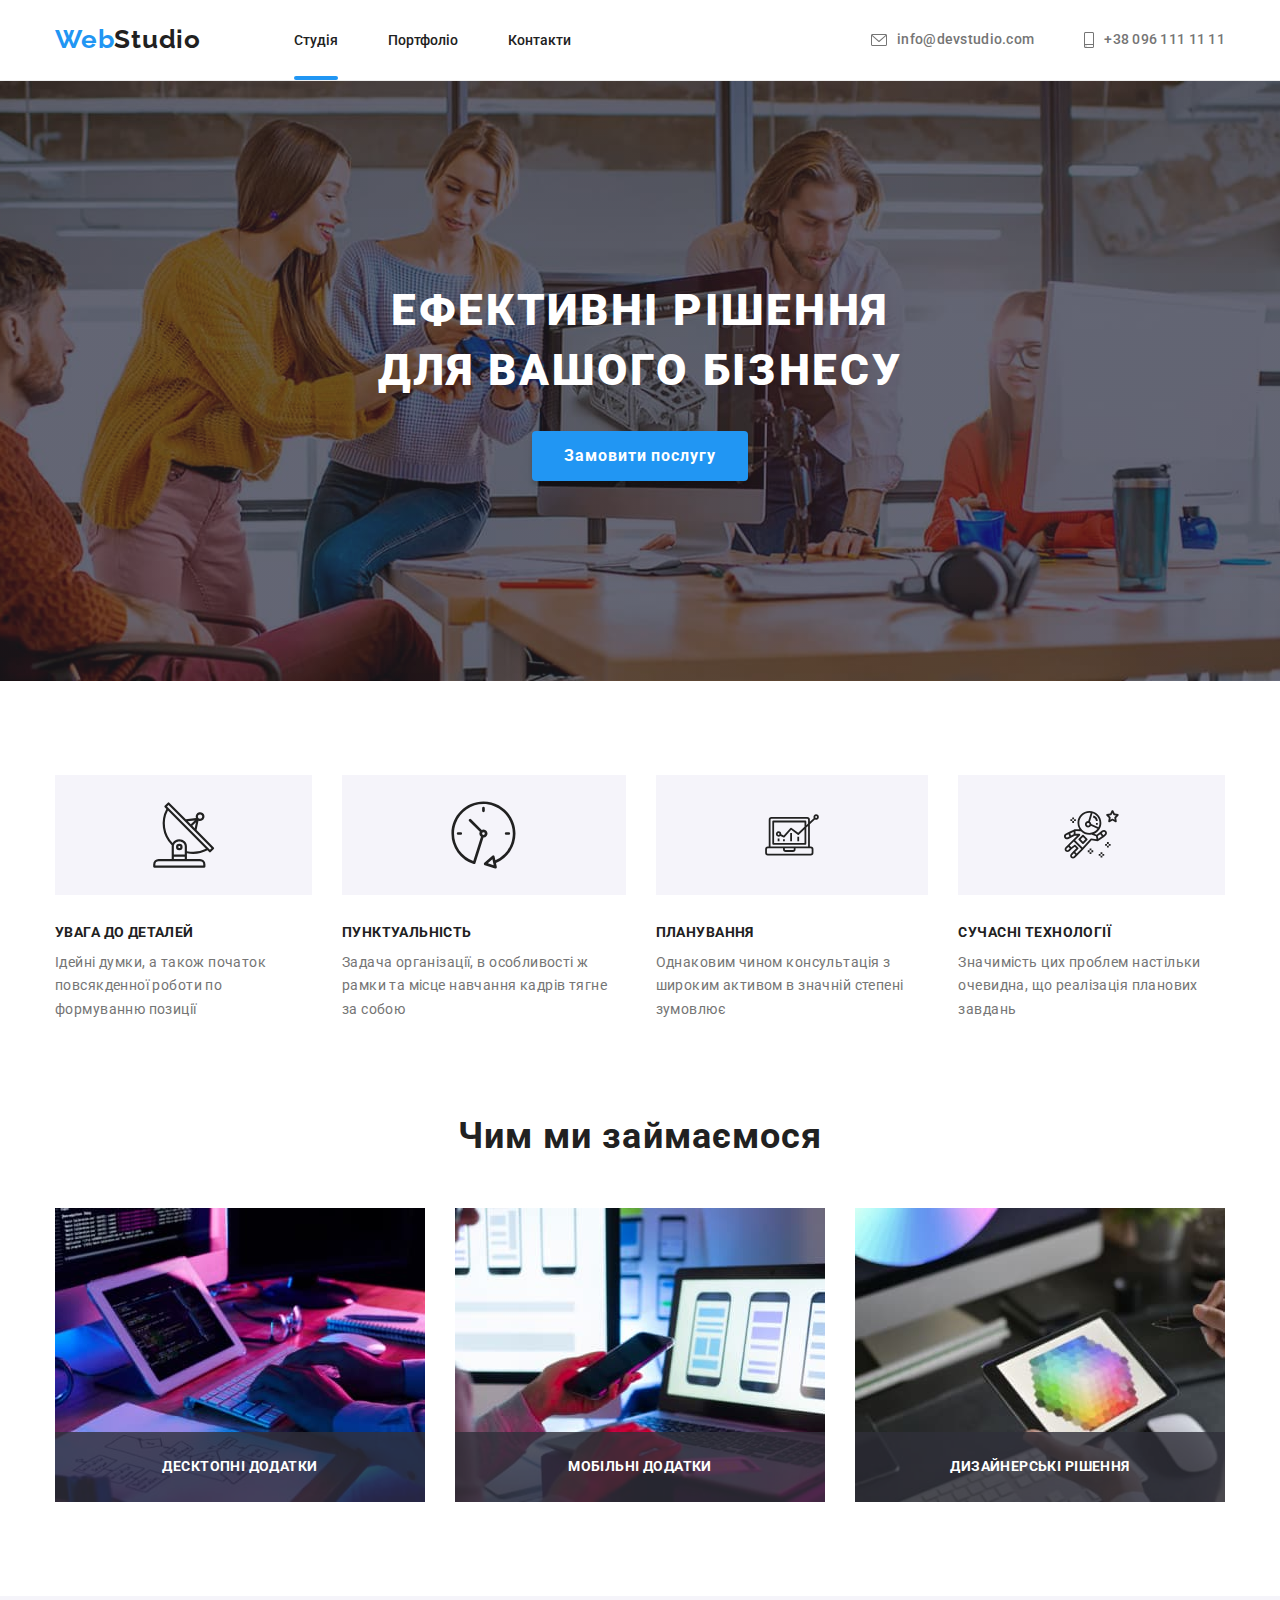
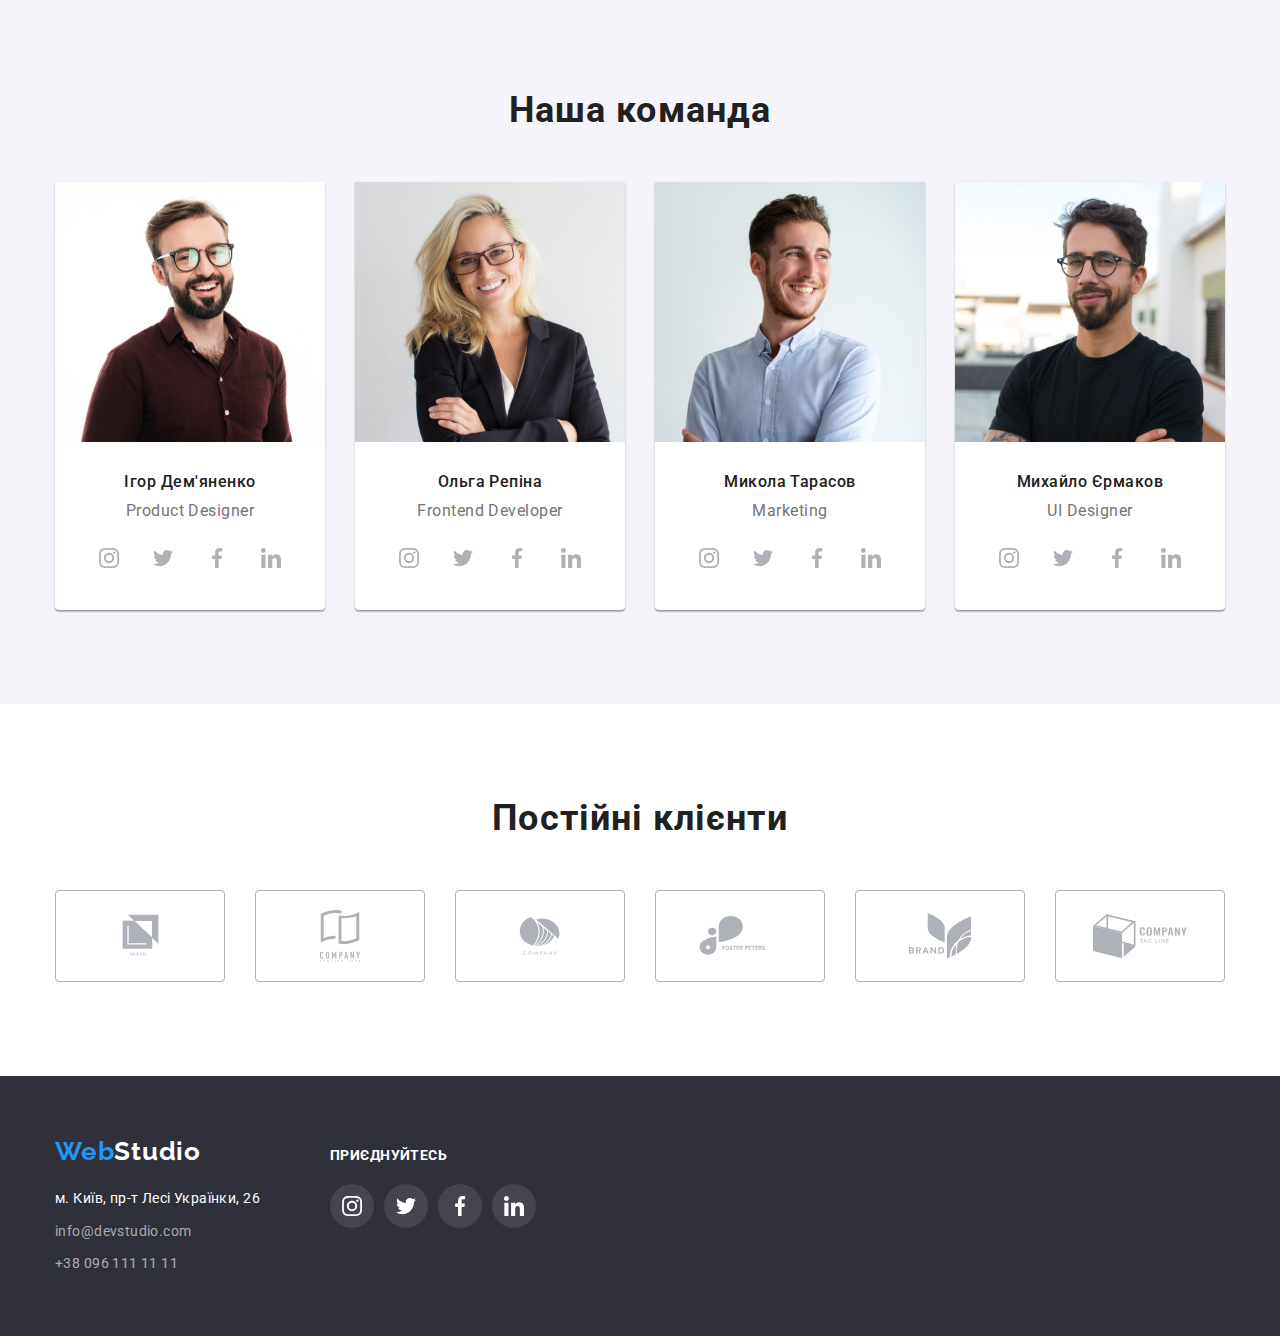
<file: index.html>
<!DOCTYPE html>
<html lang="en">
<head>
    <meta charset="UTF-8">
    <meta http-equiv="X-UA-Compatible" content="IE=edge">
    <meta name="viewport" content="width=device-width, initial-scale=1.0">
    <title>WebStudio</title>
    <link rel="preconnect" href="https://fonts.googleapis.com">
    <link rel="preconnect" href="https://fonts.gstatic.com" crossorigin>
    <link href="https://fonts.googleapis.com/css2?family=Raleway:wght@700&family=Roboto:wght@400;500;700;900&display=swap" 
        rel="stylesheet">
    <link rel="stylesheet" href="https://cdnjs.cloudflare.com/ajax/libs/modern-normalize/1.0.0/modern-normalize.min.css">
    <link rel="stylesheet" href="./css/styles.css">
</head>
<body>
    <!-- Шапка сторінки    -->
    <header class="header-section">
        <div class="container page-header">
            <a href="./index.html" class="main-title">Web<span class="title-textcolor">Studio</span></a>
            <nav class="navigation">
                <ul class="navigation-list">
                    <li class="nav-item"><a href="./index.html" class="navigation-link main-page-active">Студія</a></li>
                    <li class="nav-item"><a href="./portfolio.html" class="navigation-link">Портфоліо</a></li>
                    <li class="nav-item"><a href="#" class="navigation-link">Контакти</a></li>
                </ul>
            </nav>
            <ul class="contact-header">
                <li class="nav-item">
                    <a href="mailto:info@devstudio.com" class="navigation-contact">
                        <svg class="icon-contact-header" width="16" height="12">
                            <use href="./images/icons.svg#icon-envelope"></use>
                        </svg>
                        info@devstudio.com
                    </a>
                </li>
                <li class="nav-item">
                    <a href="tel:+380961111111" class="navigation-contact">
                        <svg class="icon-contact-header" width="10" height="16">
                            <use href="./images/icons.svg#icon-smartphone"></use>
                        </svg>
                        +38 096 111 11 11
                    </a>
                </li>
            </ul>
        </div>
    </header>
    <!-- Основна частина     -->
    <main>
        <!-- Секція з гаслом та кнопкою замовлення послуг    -->
        <section class="hero overlay">
            <div class="container">
                <h1 class="hero-title">ЕФЕКТИВНІ РІШЕННЯ <br> ДЛЯ ВАШОГО БІЗНЕСУ</h1>
                <button type="button" class="main-button" data-modal-open>Замовити послугу</button>
            </div>
        </section>
        <!-- Секція Переваги    -->
        <section class="section">
            <div class="container">
                <h2 class="visually-hidden">Особливості</h2>
                <ul class="features-list">
                    <li class="features-item">
                        <div class="features-thumb">
                            <svg class="icon-features" width="65.32" height="70">
                                <use href="./images/icons.svg#icon-antenna"></use>
                            </svg>
                        </div>
                        <h3 class="features-title">Увага до деталей</h3>
                        <p class="features-text">Ідейні думки, а також початок повсякденної роботи по формуванню позиції</p>
                    </li>
                    <li class="features-item">
                        <div class="features-thumb">
                            <svg class="icon-features" width="66.96" height="70">
                                <use href="./images/icons.svg#icon-clock"></use>
                            </svg>
                        </div>
                        <h3 class="features-title">Пунктуальність</h3>
                        <p class="features-text">Задача організації, в особливості ж рамки та місце навчання кадрів тягне за собою</p>
                    </li>
                    <li class="features-item">
                        <div class="features-thumb">
                            <svg class="icon-features" width="70" height="53.69">
                                <use href="./images/icons.svg#icon-diagram"></use>
                            </svg>
                        </div>
                        <h3 class="features-title">Планування</h3>
                        <p class="features-text">Однаковим чином консультація з широким активом в значній степені зумовлює</p>
                    </li>
                    <li class="features-item">
                        <div class="features-thumb">
                            <svg class="icon-features" width="54.83" height="60.66">
                                <use href="./images/icons.svg#icon-astronaut"></use>
                            </svg>
                        </div>
                        <h3 class="features-title">Сучасні технології</h3>
                        <p class="features-text">Значимість цих проблем настільки очевидна, що реалізація планових завдань</p>
                    </li>
                </ul>
            </div>
        </section>
        <!-- Секція Чим ми займаємося    -->
        <section class="process-section">
            <div class="container">
                <h2 class="second-title">Чим ми займаємося</h2>
                <ul class="process-img-list">
                    <li class="process-item">
                        <img src="./images/img1.1opt.jpg" alt="Створення плану дій" width="370">
                        <div class="process-item-thumb">
                            <p class="process-item-text">Десктопні додатки</p>
                        </div>
                    </li>
                    <li class="process-item">
                        <img src="./images/img1.2opt.jpg" alt="Розробка дизайну" width="370">
                        <div class="process-item-thumb">
                            <p class="process-item-text">Мобільні додатки</p>
                        </div>
                    </li>
                    <li class="process-item">
                        <img src="./images/img1.3opt.jpg" alt="Кольористика" width="370">
                        <div class="process-item-thumb">
                            <p class="process-item-text">Дизайнерські рішення</p>
                        </div>
                    </li>
                </ul>
            </div>
        </section>
        <!-- Секція команда    -->
        <section class="team section">
            <div class="container">
                <h2 class="second-title">Наша команда</h2>
                <ul class="team-list">
                    <li class="team-item">
                        <img src="./images/img2.1opt.jpg" alt="Ігор Дем'яненко" width="270">
                        <div class="worker-and-position">
                            <h3 class="workers">Ігор Дем'яненко</h3>
                            <p class="position">Product Designer</p>
                            <ul class="worker-social-link-list">
                                <li class="worker-social-link-item">
                                    <a href="#" class="worker-social-link">
                                        <svg class="icon-social-link" width="20" height="20">
                                            <use href="./images/icons.svg#icon-instagram"></use>
                                        </svg>
                                    </a>
                                </li>
                                <li class="worker-social-link-item">
                                    <a href="#" class="worker-social-link">
                                        <svg class="icon-social-link" width="20" height="20">
                                            <use href="./images/icons.svg#icon-twitter"></use>
                                        </svg>
                                    </a>
                                </li>
                                <li class="worker-social-link-item">
                                    <a href="#" class="worker-social-link">
                                        <svg class="icon-social-link" width="20" height="20">
                                            <use href="./images/icons.svg#icon-facebook"></use>
                                        </svg>
                                    </a>
                                </li>
                                <li class="worker-social-link-item">
                                    <a href="#" class="worker-social-link">
                                        <svg class="icon-social-link" width="20" height="20">
                                            <use href="./images/icons.svg#icon-linkedin"></use>
                                        </svg>
                                    </a>
                                </li>
                            </ul>
                        </div>
                    </li>
                    <li class="team-item">
                        <img src="./images/img2.2opt.jpg" alt="Ольга Репіна" width="270">
                        <div class="worker-and-position">
                            <h3 class="workers">Ольга Репіна</h3>
                            <p class="position">Frontend Developer</p>
                            <ul class="worker-social-link-list">
                                <li class="worker-social-link-item">
                                    <a href="#" class="worker-social-link">
                                        <svg class="icon-social-link" width="20" height="20">
                                            <use href="./images/icons.svg#icon-instagram"></use>
                                        </svg>
                                    </a>
                                </li>
                                <li class="worker-social-link-item">
                                    <a href="#" class="worker-social-link">
                                        <svg class="icon-social-link" width="20" height="20">
                                            <use href="./images/icons.svg#icon-twitter"></use>
                                        </svg>
                                    </a>
                                </li>
                                <li class="worker-social-link-item">
                                    <a href="#" class="worker-social-link">
                                        <svg class="icon-social-link" width="20" height="20">
                                            <use href="./images/icons.svg#icon-facebook"></use>
                                        </svg>
                                    </a>
                                </li>
                                <li class="worker-social-link-item">
                                    <a href="#" class="worker-social-link">
                                        <svg class="icon-social-link" width="20" height="20">
                                            <use href="./images/icons.svg#icon-linkedin"></use>
                                        </svg>
                                    </a>
                                </li>
                            </ul>
                        </div>
                    </li>
                    <li class="team-item">
                        <img src="./images/img2.3opt.jpg" alt="Микола Тарасов" width="270">
                        <div class="worker-and-position">
                            <h3 class="workers">Микола Тарасов</h3>
                            <p class="position">Marketing</p>
                            <ul class="worker-social-link-list">
                                <li class="worker-social-link-item">
                                    <a href="#" class="worker-social-link">
                                        <svg class="icon-social-link" width="20" height="20">
                                            <use href="./images/icons.svg#icon-instagram"></use>
                                        </svg>
                                    </a>
                                </li>
                                <li class="worker-social-link-item">
                                    <a href="#" class="worker-social-link">
                                        <svg class="icon-social-link" width="20" height="20">
                                            <use href="./images/icons.svg#icon-twitter"></use>
                                        </svg>
                                    </a>
                                </li>
                                <li class="worker-social-link-item">
                                    <a href="#" class="worker-social-link">
                                        <svg class="icon-social-link" width="20" height="20">
                                            <use href="./images/icons.svg#icon-facebook"></use>
                                        </svg>
                                    </a>
                                </li>
                                <li class="worker-social-link-item">
                                    <a href="#" class="worker-social-link">
                                        <svg class="icon-social-link" width="20" height="20">
                                            <use href="./images/icons.svg#icon-linkedin"></use>
                                        </svg>
                                    </a>
                                </li>
                            </ul>
                        </div>
                    </li>
                    <li class="team-item">
                        <img src="./images/img2.4opt.jpg" alt="Михайло Єрмаков" width="270">
                        <div class="worker-and-position">
                            <h3 class="workers">Михайло Єрмаков</h3>
                            <p class="position">UI Designer</p>
                            <ul class="worker-social-link-list">
                                <li class="worker-social-link-item">
                                    <a href="#" class="worker-social-link">
                                        <svg class="icon-social-link" width="20" height="20">
                                            <use href="./images/icons.svg#icon-instagram"></use>
                                        </svg>
                                    </a>
                                </li>
                                <li class="worker-social-link-item">
                                    <a href="#" class="worker-social-link">
                                        <svg class="icon-social-link" width="20" height="20">
                                            <use href="./images/icons.svg#icon-twitter"></use>
                                        </svg>
                                    </a>
                                </li>
                                <li class="worker-social-link-item">
                                    <a href="#" class="worker-social-link">
                                        <svg class="icon-social-link" width="20" height="20">
                                            <use href="./images/icons.svg#icon-facebook"></use>
                                        </svg>
                                    </a>
                                </li>
                                <li class="worker-social-link-item">
                                    <a href="#" class="worker-social-link">
                                        <svg class="icon-social-link" width="20" height="20">
                                            <use href="./images/icons.svg#icon-linkedin"></use>
                                        </svg>
                                    </a>
                                </li>
                            </ul>
                        </div>
                    </li>
                </ul>
            </div>
        </section>
        <!-- Секція Постійні клієнти    -->
        <section class="section">
            <div class="container">
                <h2 class="second-title">Постійні клієнти</h2>
                <ul class="clients-list">
                    <li class="clients-item">
                        <a href="#" class="clients-link">
                            <svg class="icon-client" width="41" height="46.7">
                                <use href="./images/icons.svg#icon-client1"></use>
                            </svg>
                        </a>
                    </li>
                    <li class="clients-item">
                        <a href="#" class="clients-link">
                            <svg class="icon-client" width="40" height="52">
                                <use href="./images/icons.svg#icon-client2"></use>
                            </svg>
                        </a>
                    </li>
                    <li class="clients-item">
                        <a href="#" class="clients-link">
                            <svg class="icon-client" width="43.46" height="41.18">
                                <use href="./images/icons.svg#icon-client3"></use>
                            </svg>
                        </a>
                    </li>
                    <li class="clients-item">
                        <a href="#" class="clients-link">
                            <svg class="icon-client" width="84.44" height="40.62">
                                <use href="./images/icons.svg#icon-client4"></use>
                            </svg>
                        </a>
                    </li>
                    <li class="clients-item">
                        <a href="#" class="clients-link">
                            <svg class="icon-client" width="62.54" height="45.43">
                                <use href="./images/icons.svg#icon-client5"></use>
                            </svg>
                        </a>
                    </li>
                    <li class="clients-item">
                        <a href="#" class="clients-link">
                            <svg class="icon-client" width="93.79" height="43.93">
                                <use href="./images/icons.svg#icon-client6"></use>
                            </svg>
                        </a>
                    </li>
                </ul>
            </div>
        </section>
    </main>
    <!-- Підвал сторінки    -->
    <footer class="footer-section">
        <div class="container footer-thumb">
            <div>
                <a href="./index.html" class="main-title">Web<span class="title-textfooter">Studio</span></a>
                <address class="footer-address">
                    <ul>
                        <li class="footer-item"><a href="https://goo.gl/maps/hZoYiyH5EYy9L1387" class="contact-address">м. Київ, пр-т Лесі Українки, 26</a></li>
                        <li class="footer-item"><a href="mailto:info@devstudio.com" class="contact-footer">info@devstudio.com</a></li>
                        <li class="footer-item"><a href="tel:+380961111111" class="contact-footer">+38 096 111 11 11</a></li>
                    </ul>
                </address>
            </div>
            <div class="join">
                <p class="join-title">Приєднуйтесь</p>
                <ul class="footer-social-link-list">
                    <li class="footer-social-link-item">
                        <a href="#" class="footer-social-link">
                            <svg class="icon-social-link" width="20" height="20">
                                <use href="./images/icons.svg#icon-instagram"></use>
                            </svg>
                        </a>
                    </li>
                    <li class="footer-social-link-item">
                        <a href="#" class="footer-social-link">
                            <svg class="icon-social-link" width="20" height="20">
                                <use href="./images/icons.svg#icon-twitter"></use>
                            </svg>
                        </a>
                    </li>
                    <li class="footer-social-link-item">
                        <a href="#" class="footer-social-link">
                            <svg class="icon-social-link" width="20" height="20">
                                <use href="./images/icons.svg#icon-facebook"></use>
                            </svg>
                        </a>
                    </li>
                    <li class="footer-social-link-item">
                        <a href="#" class="footer-social-link">
                            <svg class="icon-social-link" width="20" height="20">
                                <use href="./images/icons.svg#icon-linkedin"></use>
                            </svg>
                        </a>
                    </li>
                </ul>
            </div>
        </div>
    </footer>
    <div class="backdrop is-hidden" data-modal>
        <div class="modal">
            <button class="button-modal-close" data-modal-close></button>
        </div>
    </div>
    <script src="./js/modal.js"></script>
</body>
</html>
</file>
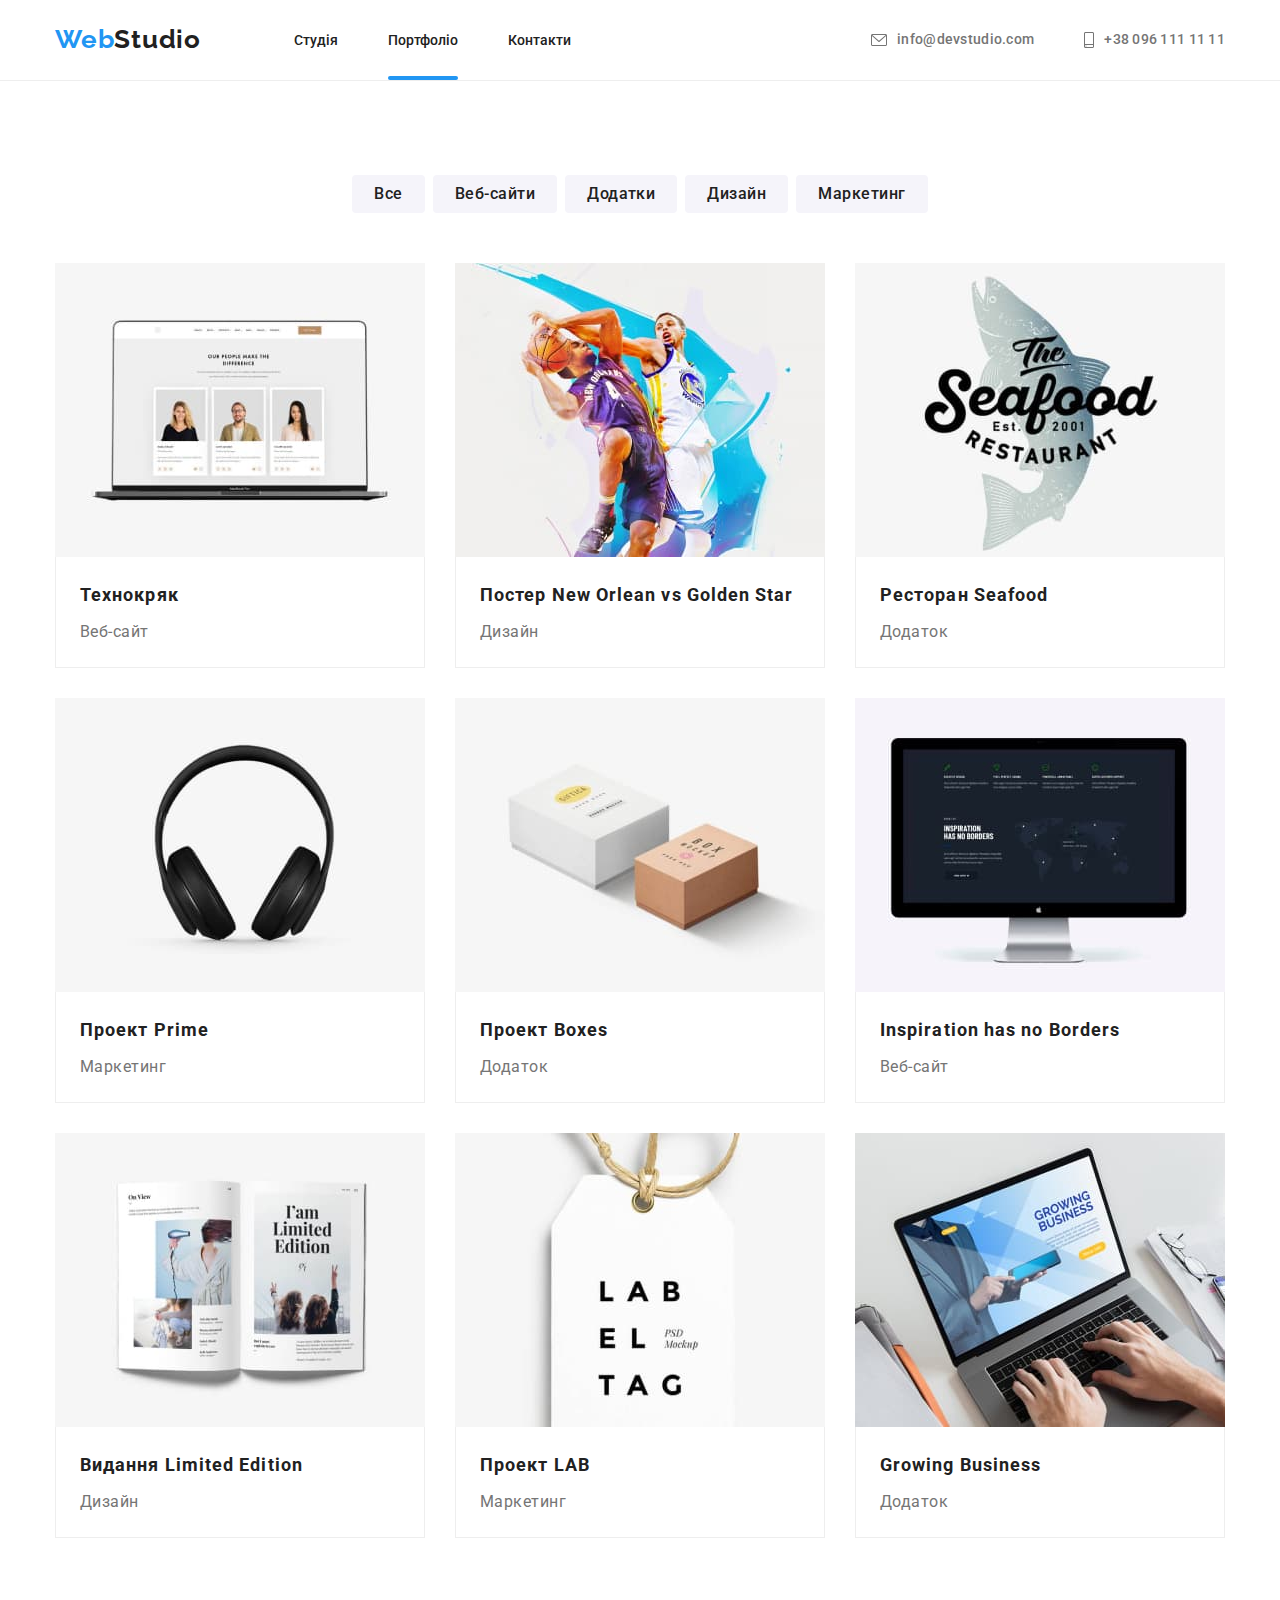
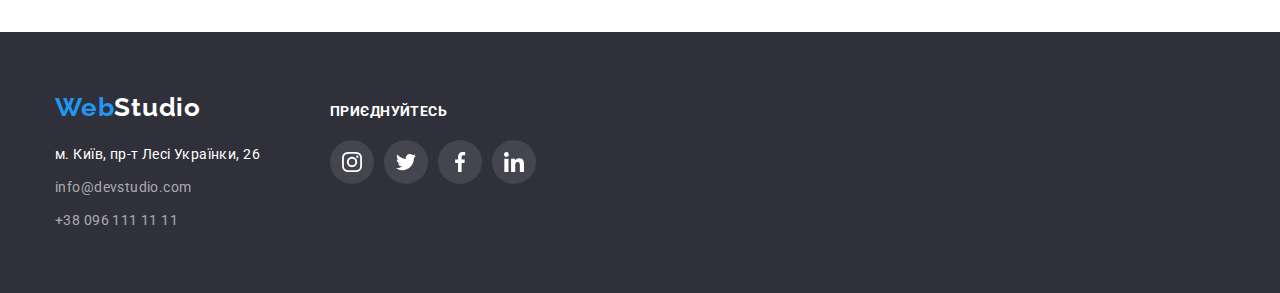
<file: portfolio.html>
<!DOCTYPE html>
<html lang="en">
<head>
    <meta charset="UTF-8">
    <meta http-equiv="X-UA-Compatible" content="IE=edge">
    <meta name="viewport" content="width=device-width, initial-scale=1.0">
    <title>WebStudio</title>
    <link rel="preconnect" href="https://fonts.googleapis.com">
    <link rel="preconnect" href="https://fonts.gstatic.com" crossorigin>
    <link href="https://fonts.googleapis.com/css2?family=Raleway:wght@700&family=Roboto:wght@400;500;700;900&display=swap"
        rel="stylesheet">
    <link rel="stylesheet" href="https://cdnjs.cloudflare.com/ajax/libs/modern-normalize/1.0.0/modern-normalize.min.css">
    <link rel="stylesheet" href="./css/styles.css">
</head>
<body>
    <!-- Шапка сторінки    -->
    <header class="header-section">
        <div class="container page-header">
            <a href="./index.html" class="main-title">Web<span class="title-textcolor">Studio</span></a>
            <nav class="navigation">
                <ul class="navigation-list">
                    <li class="nav-item"><a href="./index.html" class="navigation-link">Студія</a></li>
                    <li class="nav-item"><a href="./portfolio.html" class="navigation-link main-page-active">Портфоліо</a></li>
                    <li class="nav-item"><a href="#" class="navigation-link">Контакти</a></li>
                </ul>
            </nav>
            <ul class="contact-header">
                <li class="nav-item">
                    <a href="mailto:info@devstudio.com" class="navigation-contact">
                        <svg class="icon-contact-header" width="16" height="12">
                            <use href="./images/icons.svg#icon-envelope"></use>
                        </svg>
                        info@devstudio.com
                    </a>
                </li>
                <li class="nav-item">
                    <a href="tel:+380961111111" class="navigation-contact">
                        <svg class="icon-contact-header" width="10" height="16">
                            <use href="./images/icons.svg#icon-smartphone"></use>
                        </svg>
                        +38 096 111 11 11
                    </a>
                </li>
            </ul>
        </div>
    </header>
    <!-- Основна частина сторінки    -->
    <main>
        <section class="section">
            <div class="container">
                <h1 class="visually-hidden">Проекти</h1>
                <ul class="button-list">
                    <li class="button-item"><button type="button" class="filtr-button">Все</button></li>
                    <li class="button-item"><button type="button" class="filtr-button">Веб-сайти</button></li>
                    <li class="button-item"><button type="button" class="filtr-button">Додатки</button></li>
                    <li class="button-item"><button type="button" class="filtr-button">Дизайн</button></li>
                    <li class="button-item"><button type="button" class="filtr-button">Маркетинг</button></li>
                </ul>
                <ul class="project-list">
                    <li class="project-item">
                        <div class="project-image">
                            <img src="./images/img3.1opt.jpg" alt="Технокряк" width="370">
                            <div class="project-hover-thumb">
                                <p class="project-hover-text">Ресурс пропонує комплексні рішення з різним рівнем функціоналу і сервісів. Все це дозволить відвідувачу отримати вичерпні дані про компанію чи фізичну особу</p>
                            </div>
                        </div>
                        <div class="project-name-and-type">
                            <h2 class="project-name">Технокряк</h2>
                            <p class="project-type">Веб-сайт</p>
                        </div>
                    </li>
                    <li class="project-item">
                        <div class="project-image">
                            <img src="./images/img3.2opt.jpg" alt="Постер New Orlean vs Golden Star" width="370">
                            <div class="project-hover-thumb">
                                <p class="project-hover-text">Ресурс пропонує комплексні рішення з різним рівнем функціоналу і сервісів. Все це дозволить відвідувачу отримати вичерпні дані про компанію чи фізичну особу</p>
                            </div>
                        </div>
                        <div class="project-name-and-type">
                            <h2 class="project-name">Постер New Orlean vs Golden Star</h2>
                            <p class="project-type">Дизайн</p>
                        </div>
                    </li>
                    <li class="project-item">
                        <div class="project-image">
                            <img src="./images/img3.3opt.jpg" alt="Ресторан Seafood" width="370">
                            <div class="project-hover-thumb">
                                <p class="project-hover-text">Ресурс пропонує комплексні рішення з різним рівнем функціоналу і сервісів. Все це
                                    дозволить відвідувачу отримати вичерпні дані про компанію чи фізичну особу</p>
                            </div>
                        </div>
                        <div class="project-name-and-type">
                            <h2 class="project-name">Ресторан Seafood</h2>
                            <p class="project-type">Додаток</p>
                        </div>
                    </li>
                    <li class="project-item">
                        <div class="project-image">
                            <img src="./images/img3.4opt.jpg" alt="Проект Prime" width="370">
                            <div class="project-hover-thumb">
                                <p class="project-hover-text">Ресурс пропонує комплексні рішення з різним рівнем функціоналу і сервісів. Все це
                                    дозволить відвідувачу отримати вичерпні дані про компанію чи фізичну особу</p>
                            </div>
                        </div>
                        <div class="project-name-and-type">
                            <h2 class="project-name">Проект Prime</h2>
                            <p class="project-type">Маркетинг</p>
                        </div>
                    </li>
                    <li class="project-item">
                        <div class="project-image">
                            <img src="./images/img3.5opt.jpg" alt="Проект Boxes" width="370">
                            <div class="project-hover-thumb">
                                <p class="project-hover-text">Ресурс пропонує комплексні рішення з різним рівнем функціоналу і сервісів. Все це
                                    дозволить відвідувачу отримати вичерпні дані про компанію чи фізичну особу</p>
                            </div>
                        </div>
                        <div class="project-name-and-type">
                            <h2 class="project-name">Проект Boxes</h2>
                            <p class="project-type">Додаток</p>
                        </div>
                    </li>
                    <li class="project-item">
                        <div class="project-image">
                            <img src="./images/img3.6opt.jpg" alt="Inspiration has no Borders" width="370">
                            <div class="project-hover-thumb">
                                <p class="project-hover-text">Ресурс пропонує комплексні рішення з різним рівнем функціоналу і сервісів. Все це
                                    дозволить відвідувачу отримати вичерпні дані про компанію чи фізичну особу</p>
                            </div>
                        </div>
                        <div class="project-name-and-type">
                            <h2 class="project-name">Inspiration has no Borders</h2>
                            <p class="project-type">Веб-сайт</p>
                        </div>
                    </li>
                    <li class="project-item">
                        <div class="project-image">
                            <img src="./images/img3.7opt.jpg" alt="Видання Limited Edition" width="370">
                            <div class="project-hover-thumb">
                                <p class="project-hover-text">Ресурс пропонує комплексні рішення з різним рівнем функціоналу і сервісів. Все це
                                    дозволить відвідувачу отримати вичерпні дані про компанію чи фізичну особу</p>
                            </div>
                        </div>
                        <div class="project-name-and-type">
                            <h2 class="project-name">Видання Limited Edition</h2>
                            <p class="project-type">Дизайн</p>
                        </div>
                    </li>
                    <li class="project-item">
                        <div class="project-image">
                            <img src="./images/img3.8opt.jpg" alt="Проект LAB" width="370">
                            <div class="project-hover-thumb">
                                <p class="project-hover-text">Ресурс пропонує комплексні рішення з різним рівнем функціоналу і сервісів. Все це
                                    дозволить відвідувачу отримати вичерпні дані про компанію чи фізичну особу</p>
                            </div>
                        </div>
                        <div class="project-name-and-type">
                            <h2 class="project-name">Проект LAB</h2>
                            <p class="project-type">Маркетинг</p>
                        </div>
                    </li>
                    <li class="project-item">
                        <div class="project-image">
                            <img src="./images/img3.9opt.jpg" alt="Growing Business" width="370">
                            <div class="project-hover-thumb">
                                <p class="project-hover-text">Ресурс пропонує комплексні рішення з різним рівнем функціоналу і сервісів. Все це
                                    дозволить відвідувачу отримати вичерпні дані про компанію чи фізичну особу</p>
                            </div>
                        </div>
                        <div class="project-name-and-type">
                            <h2 class="project-name">Growing Business</h2>
                            <p class="project-type">Додаток</p>
                        </div>
                    </li>
                </ul>
            </div>
        </section>
    </main>
    <!-- Підвал сторінки    -->
    <footer class="footer-section">
        <div class="container footer-thumb">
            <div>
                <a href="./index.html" class="main-title">Web<span class="title-textfooter">Studio</span></a>
                <address class="footer-address">
                    <ul>
                        <li class="footer-item"><a href="https://goo.gl/maps/hZoYiyH5EYy9L1387" class="contact-address">м.
                                Київ, пр-т Лесі Українки, 26</a></li>
                        <li class="footer-item"><a href="mailto:info@devstudio.com"
                                class="contact-footer">info@devstudio.com</a></li>
                        <li class="footer-item"><a href="tel:+380961111111" class="contact-footer">+38 096 111 11 11</a>
                        </li>
                    </ul>
                </address>
            </div>
            <div class="join">
                <p class="join-title">Приєднуйтесь</p>
                <ul class="footer-social-link-list">
                    <li class="footer-social-link-item">
                        <a href="#" class="footer-social-link">
                            <svg class="icon-social-link" width="20" height="20">
                                <use href="./images/icons.svg#icon-instagram"></use>
                            </svg>
                        </a>
                    </li>
                    <li class="footer-social-link-item">
                        <a href="#" class="footer-social-link">
                            <svg class="icon-social-link" width="20" height="20">
                                <use href="./images/icons.svg#icon-twitter"></use>
                            </svg>
                        </a>
                    </li>
                    <li class="footer-social-link-item">
                        <a href="#" class="footer-social-link">
                            <svg class="icon-social-link" width="20" height="20">
                                <use href="./images/icons.svg#icon-facebook"></use>
                            </svg>
                        </a>
                    </li>
                    <li class="footer-social-link-item">
                        <a href="#" class="footer-social-link">
                            <svg class="icon-social-link" width="20" height="20">
                                <use href="./images/icons.svg#icon-linkedin"></use>
                            </svg>
                        </a>
                    </li>
                </ul>
            </div>
        </div>
    </footer>
</body>
</html>
</file>
<file: css/styles.css>
:root {
    --bluecolor: #2196f3;
    --whitecolor: #ffffff;
    --maincolor: #212121;
    --navcontactcolor: #757575;
    --backgroundcolordark: #2f303a;
    --backgroundcolorlight: #f5f4fa;
    --sociallink: #AFB1B8;
}
body {
    font-family: 'Roboto', sans-serif;
    color: var(--maincolor);
}
h1, h2, h3, p {
    margin: 0;
}
ul {
    margin: 0;
    padding: 0;
    list-style: none;
}
img {
    display: block;
    max-width: 100%;
    height: auto;
}
.container {
    width: 1200px;
    margin: 0 auto;
    padding: 0 15px;
}
.section {
    padding: 94px 0;
}
/*Класи для хедера*/
.header-section {
    border-bottom: 1px solid #EEEEEE;
}
.page-header {
    display: flex;
    align-items: center;
}
.page-header>a {
    padding: 24px 0 25px 0;
}
.main-title {
    font-family: 'Raleway', sans-serif;
    color: var(--bluecolor);
    text-decoration: none;
    font-weight: 700;
    font-size: 26px;
    line-height: 1.19;
    letter-spacing: 0.03em;
}
.title-textcolor {
    color: var(--maincolor);
}
.navigation {
    margin: 0 0 0 93px;
}
.navigation-list {
    display: flex;
    margin: 0;
    padding: 0;
}
.nav-item:not(:first-child) {
    margin-left: 50px;
}
.navigation-link {
    position: relative;
    color: var(--maincolor);
    text-decoration: none;
    font-weight: 500;
    font-size: 14px;
    line-height: 1.14;
    text-decoration: none;
    padding: 32px 0px;
    transition: color 250ms cubic-bezier(0.4, 0, 0.2, 1);
}
.main-page-active.navigation-link::after {
    position: absolute;
    bottom: 0;
    display: block;
    content: '';
    width: 100%;
    height: 4px;
    background-color: var(--bluecolor);
    border-radius: 2px;
}
.navigation-link:hover,
.navigation-link:focus,
.navigation-contact:hover,
.navigation-contact:focus {
    color: var(--bluecolor);
}
.navigation-contact {
    color: var(--navcontactcolor);
    text-decoration: none;
    font-weight: 500;
    font-size: 14px;
    line-height: 1.14;
    letter-spacing: 0.02em;
    display: flex;
    transition: color 250ms cubic-bezier(0.4, 0, 0.2, 1);
}
.contact-header {
    margin: 0 0 0 auto;
    display: flex;
    padding: 0;
}
.icon-contact-header{
    align-self: center;
    margin-right: 10px;
    fill: currentColor;
}
/*Класи для хіросекшн*/
.hero {
    /*background: var(--backgroundcolordark);*/
    
    padding: 200px 0;
}
.overlay {
    max-width: 1600px;
    max-height: 600px;
    margin: 0 auto;
    background-image: linear-gradient(to right, rgba(47, 48, 58, 0.4), rgba(47, 48, 58, 0.4)), url('../images/overlay.jpg');
    background-repeat: no-repeat;
    background-position: center;
    background-size: cover;
}
.hero-title {
    color: var(--whitecolor);
    text-align: center;
    font-weight: 900;
    font-size: 44px;
    line-height: 1.36;
    letter-spacing: 0.06em;
    margin:0;
}
.main-button {
    display: block;
    cursor: pointer;
    background: var(--bluecolor);
    color: var(--whitecolor);
    padding: 10px 32px;
    font-weight: 700;
    font-size: 16px;
    line-height: 1.875;
    letter-spacing: 0.06em;
    border: 0;
    border-radius: 4px;
    box-shadow: 0px 4px 4px rgba(0, 0, 0, 0.15);
    margin: 30px auto 0 auto;
}
/*Класи для секцій Особливості та Чим ми займаємося*/
.visually-hidden {
    position: absolute;
    width: 1px;
    height: 1px;
    margin: -1px;
    border: 0;
    padding: 0;
    white-space: nowrap;
    clip-path: inset(100%);
    clip: rect(0 0 0 0);
    overflow: hidden;
}
.second-title {
    color: var(--maincolor);
    font-weight: 700;
    font-size: 36px;
    line-height: 1.16;
    letter-spacing: 0.03em;
    text-align: center;
    margin: 0;
    padding: 0;
}
.features-list {
    display: flex;
    padding: 0;
    margin: 0;
}
.features-thumb{
    background-color: var(--backgroundcolorlight);
    padding: 25px auto;
    height: 120px;
    display: flex;
    align-items: center;
    justify-content: center;
    margin-bottom: 30px;
}
.icon-features {
    fill: var(--maincolor);
}
.features-title {
    color: var(--maincolor);
    font-weight: 700;
    font-size: 14px;
    line-height: 1.14;
    letter-spacing: 0.03em;
    text-transform: uppercase;
}
.features-text {
    color: var(--navcontactcolor);
    font-size: 14px;
    line-height: 1.71;
    letter-spacing: 0.03em;
    margin-top: 10px;
}
.process-section {
    padding: 0 0 94px 0;
}
.process-img-list {
    display: flex;
    margin: 50px 0 0 0;
}
.features-item:not(:first-child),
.process-item:not(:first-child),
.team-item:not(:first-child) {
    margin-left: 30px;
}
.process-item {
    position: relative;
}
.process-item-thumb {
    display: flex;
    justify-content: center;
    align-items: center;
    position: absolute;
    bottom: 0;
    left: 0;
    width: 100%;
    height: 70px;
    background: rgba(47, 48, 58, 0.8);
}
.process-item-text {
    text-transform: uppercase;
    font-family: 'Roboto';
    font-weight: 700;
    font-size: 14px;
    line-height: 1.14;
    text-align: center;
    letter-spacing: 0.03em;
    color: var(--whitecolor);
}
/*Класи для секції Команда*/
.team {
    background-color: var(--backgroundcolorlight);
}
.team-list {
    display: flex;
    margin: 50px 0 0 0;
}
.team-item {
    background-color: var(--whitecolor);
    border-radius: 0px 0px 4px 4px;
    box-shadow: 0px 1px 3px rgba(0, 0, 0, 0.12), 0px 1px 1px rgba(0, 0, 0, 0.14), 0px 2px 1px rgba(0, 0, 0, 0.2);
}
.worker-and-position {
    padding: 30px 0;
}
.workers {
    color: var(--maincolor);
    font-weight: 500;
    font-size: 16px;
    line-height: 1.1875;
    letter-spacing: 0.03em;
    text-align: center;
    margin-bottom: 10px;
}
.position {
    color: var(--navcontactcolor);
    font-size: 16px;
    line-height: 1.19;
    letter-spacing: 0.03em;
    text-align: center;
    margin-bottom: 16px;
}
.worker-social-link-list {
    display: flex;
    justify-content: center;
}
.worker-social-link-item {
    width: 44px;
    height: 44px;
    margin-right: 10px;
}
.worker-social-link-item:nth-child(4) {
    margin-right: 0px;
}
.worker-social-link {
    color: var(--sociallink);
    width: 100%;
    height: 100%;
    display: flex;
    align-items: center;
    justify-content: center;
    border-radius: 50%;
    transition: color 250ms cubic-bezier(0.4, 0, 0.2, 1), background-color 250ms cubic-bezier(0.4, 0, 0.2, 1);
}
.icon-social-link {
    fill: currentColor;
}
.worker-social-link:hover,
.worker-social-link:focus {
    background-color: var(--bluecolor);
    color: var(--whitecolor);
}
/*Класи для Постійні клієнти*/
.clients-list {
    margin-top: 50px;
    display: flex;
    justify-content: center;
}
.clients-item {
    width: 170px;
    height: 92px;
    margin-right: 30px;
}
.clients-item:nth-child(6) {
    margin-right: 0px;
}
.clients-link {
    color: var(--sociallink);
    width: 100%;
    height: 100%;
    display: flex;
    align-items: center;
    justify-content: center;
    border: 1px solid var(--sociallink);
    border-radius: 4px;
    transition: color 250ms cubic-bezier(0.4, 0, 0.2, 1), border-color 250ms cubic-bezier(0.4, 0, 0.2, 1);
}
.icon-client {
   fill: currentColor; 
}
.clients-link:hover,
.clients-link:focus {
    border-color: var(--bluecolor);
    color: var(--bluecolor);
}
/*Класи для футера*/
.footer-section {
    background-color: var(--backgroundcolordark);
    padding: 60px 0;
}
.footer-thumb {
    display: flex;
}
.footer-address {
    margin-top: 20px;    
}
.join {
    margin-left: 70px;
    margin-top: 12px;
}
.join-title {
    font-family: 'Roboto';
    font-style: normal;
    font-weight: 700;
    font-size: 14px;
    line-height: 1.14;
    letter-spacing: 0.03em;
    text-transform: uppercase;
    color: var(--whitecolor);
    margin-bottom: 20px;
}
.footer-social-link-list {
    display: flex;
}
.footer-social-link-item {
    width: 44px;
    height: 44px;
    margin-right: 10px;
}
.footer-social-link-item:nth-child(4) {
    margin-right: 0px;
}
.footer-social-link {
    color: var(--whitecolor);
    width: 100%;
    height: 100%;
    display: flex;
    align-items: center;
    justify-content: center;
    border-radius: 50%;
    background: rgba(255, 255, 255, 0.1);
    transition: background-color 250ms cubic-bezier(0.4, 0, 0.2, 1);
}
.footer-social-link:hover,
.footer-social-link:focus {
    background-color: var(--bluecolor);
}
/*Для всіх елементів починаючи з другого ставимо верхній маржин*/
.footer-item:nth-child(n+2) {
    margin-top: 9px;
}
.contact-address {
    color: var(--whitecolor);
    text-decoration: none;
    font-style: normal;
    font-size: 14px;
    line-height: 1.71;
    letter-spacing: 0.03em;
}
.contact-footer {
    color: rgba(255, 255, 255, 0.6);
    text-decoration: none;
    font-style: normal;
    font-size: 14px;
    line-height: 1.71;
    letter-spacing: 0.03em;
}
.title-textfooter {
    color: var(--whitecolor);
}
.backdrop {
    position: fixed;
    top: 0;
    left: 0;
    width: 100%;
    height: 100%;
    background-color: rgba(0, 0, 0, 0.2);
    opacity: 1;
    transition: opacity 1000ms cubic-bezier(0.4, 0, 0.2, 1);
}
.backdrop.is-hidden {
    opacity: 0;
    pointer-events: none;
}
.backdrop.is-hidden .modal {
    transform: translate(-50%, -50%) scale(0.5);
}
.modal {
    min-height: 581px;
    min-width: 528px;
    background-color: var(--whitecolor);
    position: absolute;
    top: 50%;
    left: 50%;
    transform: translate(-50%, -50%) scale(1);
    transition: transform 1000ms cubic-bezier(0.4, 0, 0.2, 1);
}
.button-modal-close {
    position: absolute;
    top: 8px;
    right: 8px;
    width: 30px;
    height: 30px;
    padding: 0px;
    margin: 0px;
    border: none;
    background-color: var(--whitecolor);
    background-image: url('../images/modal-close.svg');
    background-repeat: no-repeat;
    background-size: cover;
    background-position: center;
}
/*Класи для Портфоліо*/
.button-list {
    display: flex;
    justify-content: center;
    padding: 0;
    margin: 0;
}
.button-item:not(:first-child) {
    margin-left: 8px;
}
.filtr-button {
    cursor: pointer;
    background-color: #f5f4fa;
    color: var(--maincolor);
    font-weight: 500;
    font-size: 16px;
    line-height: 1.61;
    letter-spacing: 0.03em;
    border-radius: 4px;
    border-color: #ffffff;
    border-style: hidden;
    padding: 6px 22px 6px 22px;
    transition: color 250ms cubic-bezier(0.4, 0, 0.2, 1), background-color 250ms cubic-bezier(0.4, 0, 0.2, 1), box-shadow 250ms cubic-bezier(0.4, 0, 0.2, 1);
}
.filtr-button:hover,
.filtr-button:focus {
    background-color: var(--bluecolor);
    color: var(--whitecolor);
    box-shadow: 0px 1px 1px rgba(0, 0, 0, 0.12), 0px 4px 4px rgba(0, 0, 0, 0.06), 1px 4px 6px rgba(0, 0, 0, 0.16);
}
.project-list {
    display: flex;
    flex-wrap: wrap;
    justify-content: center;
    padding: 0;
    margin-top: 50px;
}
/*Визначаємо лівий маржин по замовчуванню*/
.project-item {
    margin-left: 30px;
    max-width: 370px;
    transition: box-shadow 250ms cubic-bezier(0.4, 0, 0.2, 1);
}
.project-item:hover {
    box-shadow: 0px 1px 1px rgba(0, 0, 0, 0.12), 0px 4px 4px rgba(0, 0, 0, 0.06), 1px 4px 6px rgba(0, 0, 0, 0.16);
}
/*Кожен третій починаючи з першого обнуляємо лівий маржин визначений вище*/
.project-item:nth-child(3n+1) {
    margin: 0;
}
/*Для всіх проектів починаючи з четвертого ставимо верхній маржин*/
.project-item:nth-child(n+4) {
    margin-top: 30px;
}
.project-name-and-type {
    padding: 20px 24px;
    border-left: 1px solid #EEEEEE;
    border-bottom: 1px solid #EEEEEE;
    border-right: 1px solid #EEEEEE;
}
.project-name {
    color: var(--maincolor);
    font-weight: 700;
    font-size: 18px;
    line-height: 2.0;
    letter-spacing: 0.06em;
    margin-bottom: 4px;
}
.project-type {
    color: var(--navcontactcolor);
    font-size: 16px;
    line-height: 1.88;
    letter-spacing: 0.03em;
}
.project-image {
    position: relative;
    overflow: hidden;
}
.project-hover-thumb {
    position: absolute;
    width: 100%;
    height: 100%;
    padding: 63px 24px;
    top: 0;
    left: 0;
    opacity: 0;
}
.project-image::before {
    display: inline-block;
    content: "";
    position: absolute;
    width: 100%;
    height: 100%;
    top: 0;
    left: 0;
    background-color: rgba(33, 150, 243, 0.9);
    transform: translateY(100%);
    transition: transform 250ms cubic-bezier(0.4, 0, 0.2, 1);
}
.project-hover-text {
    font-family: 'Roboto';
    font-weight: 400;
    font-size: 18px;
    line-height: 1.56;
    letter-spacing: 0.03em;
    color: var(--whitecolor)
}
.project-item:hover .project-hover-thumb{
    opacity: 1;
}
.project-item:hover .project-image::before {
    transform: translateY(0);
}
</file>
